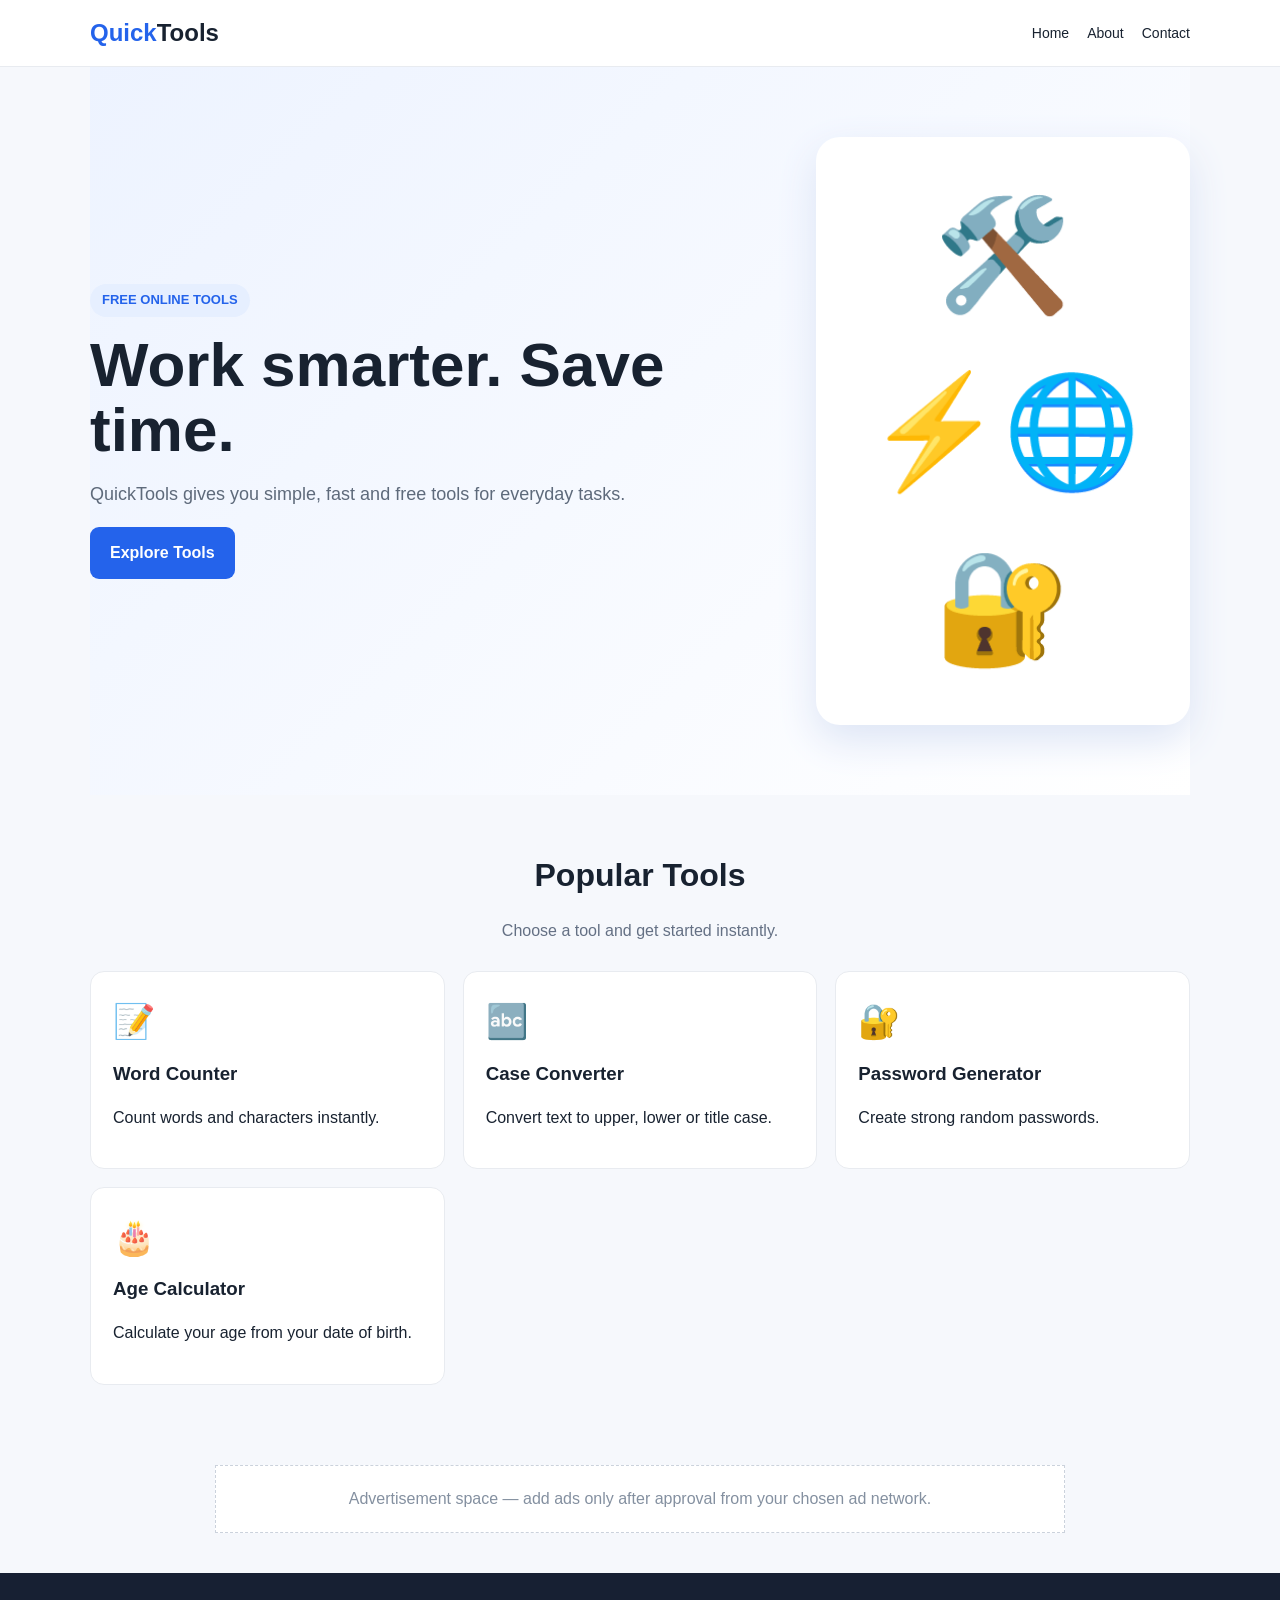
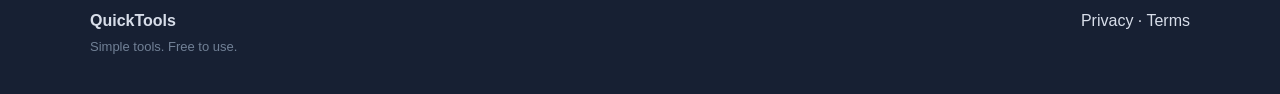
<file: index.html>
<!doctype html><html lang="en"><head><meta charset="utf-8"><meta name="viewport" content="width=device-width,initial-scale=1"><meta name="description" content="Free Online Tools - QuickTools free online tools"><title>Free Online Tools | QuickTools</title><link rel="stylesheet" href="style.css"></head><body>
<header class="nav"><div class="container nav-in"><a class="logo" href="index.html">Quick<span>Tools</span></a><nav class="nav-links"><a href="index.html">Home</a><a href="pages/about.html">About</a><a href="pages/contact.html">Contact</a></nav></div></header>
<main class="container"><section class="hero"><div class="hero-grid"><div><span class="badge">FREE ONLINE TOOLS</span><h1>Work smarter. Save time.</h1><p>QuickTools gives you simple, fast and free tools for everyday tasks.</p><a class="btn" href="#tools">Explore Tools</a></div><div class="hero-art">🛠️<br>⚡🌐🔐</div></div></section>
<section id="tools" class="section"><h2>Popular Tools</h2><p>Choose a tool and get started instantly.</p><div class="grid">
<a class="card" href="tools/word-counter.html"><div class="icon">📝</div><h3>Word Counter</h3><p>Count words and characters instantly.</p></a>
<a class="card" href="tools/case-converter.html"><div class="icon">🔤</div><h3>Case Converter</h3><p>Convert text to upper, lower or title case.</p></a>
<a class="card" href="tools/password-generator.html"><div class="icon">🔐</div><h3>Password Generator</h3><p>Create strong random passwords.</p></a>
<a class="card" href="tools/age-calculator.html"><div class="icon">🎂</div><h3>Age Calculator</h3><p>Calculate your age from your date of birth.</p></a>
</div></section><div class="ad">Advertisement space — add ads only after approval from your chosen ad network.</div></main><footer class="footer"><div class="container footer-grid"><div><b>QuickTools</b><br><span class="small">Simple tools. Free to use.</span></div><div><a href="pages/privacy-policy.html">Privacy</a> · <a href="pages/terms.html">Terms</a></div></div></footer><script src="script.js"></script></body></html>
</file>
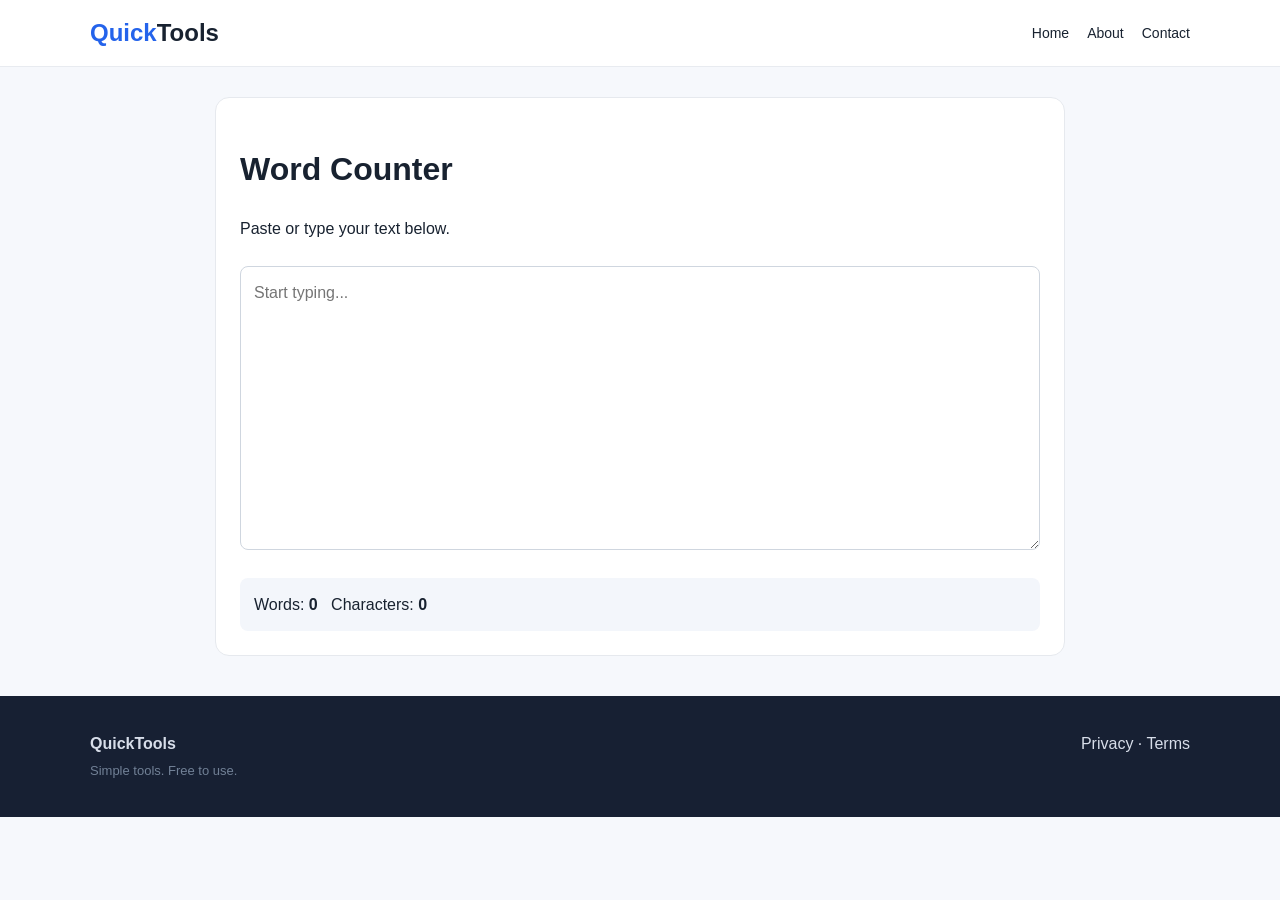
<file: tools/word-counter.html>
<!doctype html><html lang="en"><head><meta charset="utf-8"><meta name="viewport" content="width=device-width,initial-scale=1"><meta name="description" content="Word Counter - QuickTools free online tools"><title>Word Counter | QuickTools</title><link rel="stylesheet" href="../style.css"></head><body>
<header class="nav"><div class="container nav-in"><a class="logo" href="../index.html">Quick<span>Tools</span></a><nav class="nav-links"><a href="../index.html">Home</a><a href="../pages/about.html">About</a><a href="../pages/contact.html">Contact</a></nav></div></header>
<main class="container"><div class="tool-box"><h1>Word Counter</h1><p>Paste or type your text below.</p><textarea id="text" rows="10" placeholder="Start typing..." oninput="countText()"></textarea><div id="count" class="result">Words: <b>0</b> &nbsp; Characters: <b>0</b></div></div></main><footer class="footer"><div class="container footer-grid"><div><b>QuickTools</b><br><span class="small">Simple tools. Free to use.</span></div><div><a href="../pages/privacy-policy.html">Privacy</a> · <a href="../pages/terms.html">Terms</a></div></div></footer><script src="../script.js"></script></body></html>
</file>
<file: style.css>
*{box-sizing:border-box}body{margin:0;font-family:Arial,sans-serif;background:#f6f8fc;color:#182230;line-height:1.6}a{text-decoration:none;color:inherit}.container{width:min(1100px,92%);margin:auto}.nav{background:#fff;border-bottom:1px solid #e8ebf0;position:sticky;top:0;z-index:10}.nav-in{display:flex;justify-content:space-between;align-items:center;padding:14px 0}.logo{font-size:24px;font-weight:800;color:#2463eb}.logo span{color:#182230}.nav-links{display:flex;gap:18px;font-size:14px}.hero{padding:70px 0;background:linear-gradient(135deg,#edf3ff,#fff)}.hero-grid{display:grid;grid-template-columns:1.3fr .7fr;gap:30px;align-items:center}.badge{display:inline-block;background:#e6efff;color:#2463eb;padding:6px 12px;border-radius:20px;font-size:13px;font-weight:bold}.hero h1{font-size:clamp(36px,6vw,62px);line-height:1.05;margin:15px 0}.hero p{font-size:18px;color:#5e6a7b}.btn{display:inline-block;background:#2463eb;color:white;padding:13px 20px;border-radius:9px;font-weight:bold}.hero-art{font-size:110px;text-align:center;background:#fff;border-radius:24px;padding:30px;box-shadow:0 15px 40px #dce4f5}.section{padding:55px 0}.section h2{text-align:center;font-size:32px;margin:0 0 10px}.section>p{text-align:center;color:#647084}.grid{display:grid;grid-template-columns:repeat(3,1fr);gap:18px;margin-top:28px}.card{background:#fff;padding:22px;border:1px solid #e8ebf0;border-radius:14px;transition:.2s}.card:hover{transform:translateY(-3px);box-shadow:0 10px 25px #e7eaf0}.icon{font-size:34px}.card h3{margin:10px 0 5px}.tool-box{background:#fff;border:1px solid #e6e9ee;border-radius:14px;padding:24px;max-width:850px;margin:30px auto}textarea,input,select{width:100%;padding:13px;border:1px solid #cfd6df;border-radius:8px;font:inherit;margin:8px 0}.tool-actions{display:flex;flex-wrap:wrap;gap:10px;margin:12px 0}.tool-actions button{background:#2463eb;color:#fff;border:0;padding:10px 15px;border-radius:8px;font-weight:bold}.result{background:#f3f6fb;padding:14px;border-radius:8px;margin-top:12px}.ad{margin:25px auto;padding:20px;text-align:center;color:#8490a0;border:1px dashed #cbd2dc;background:#fff;max-width:850px}.content{background:#fff;padding:30px;border-radius:14px;margin:30px auto;max-width:850px}.footer{background:#172033;color:#d8deea;padding:35px 0;margin-top:40px}.footer-grid{display:flex;justify-content:space-between;gap:20px;flex-wrap:wrap}.small{font-size:13px;color:#718096}@media(max-width:750px){.hero-grid{grid-template-columns:1fr}.grid{grid-template-columns:1fr}.nav-links{gap:10px;font-size:12px}.hero{padding:45px 0}.hero-art{font-size:75px}}
</file>
